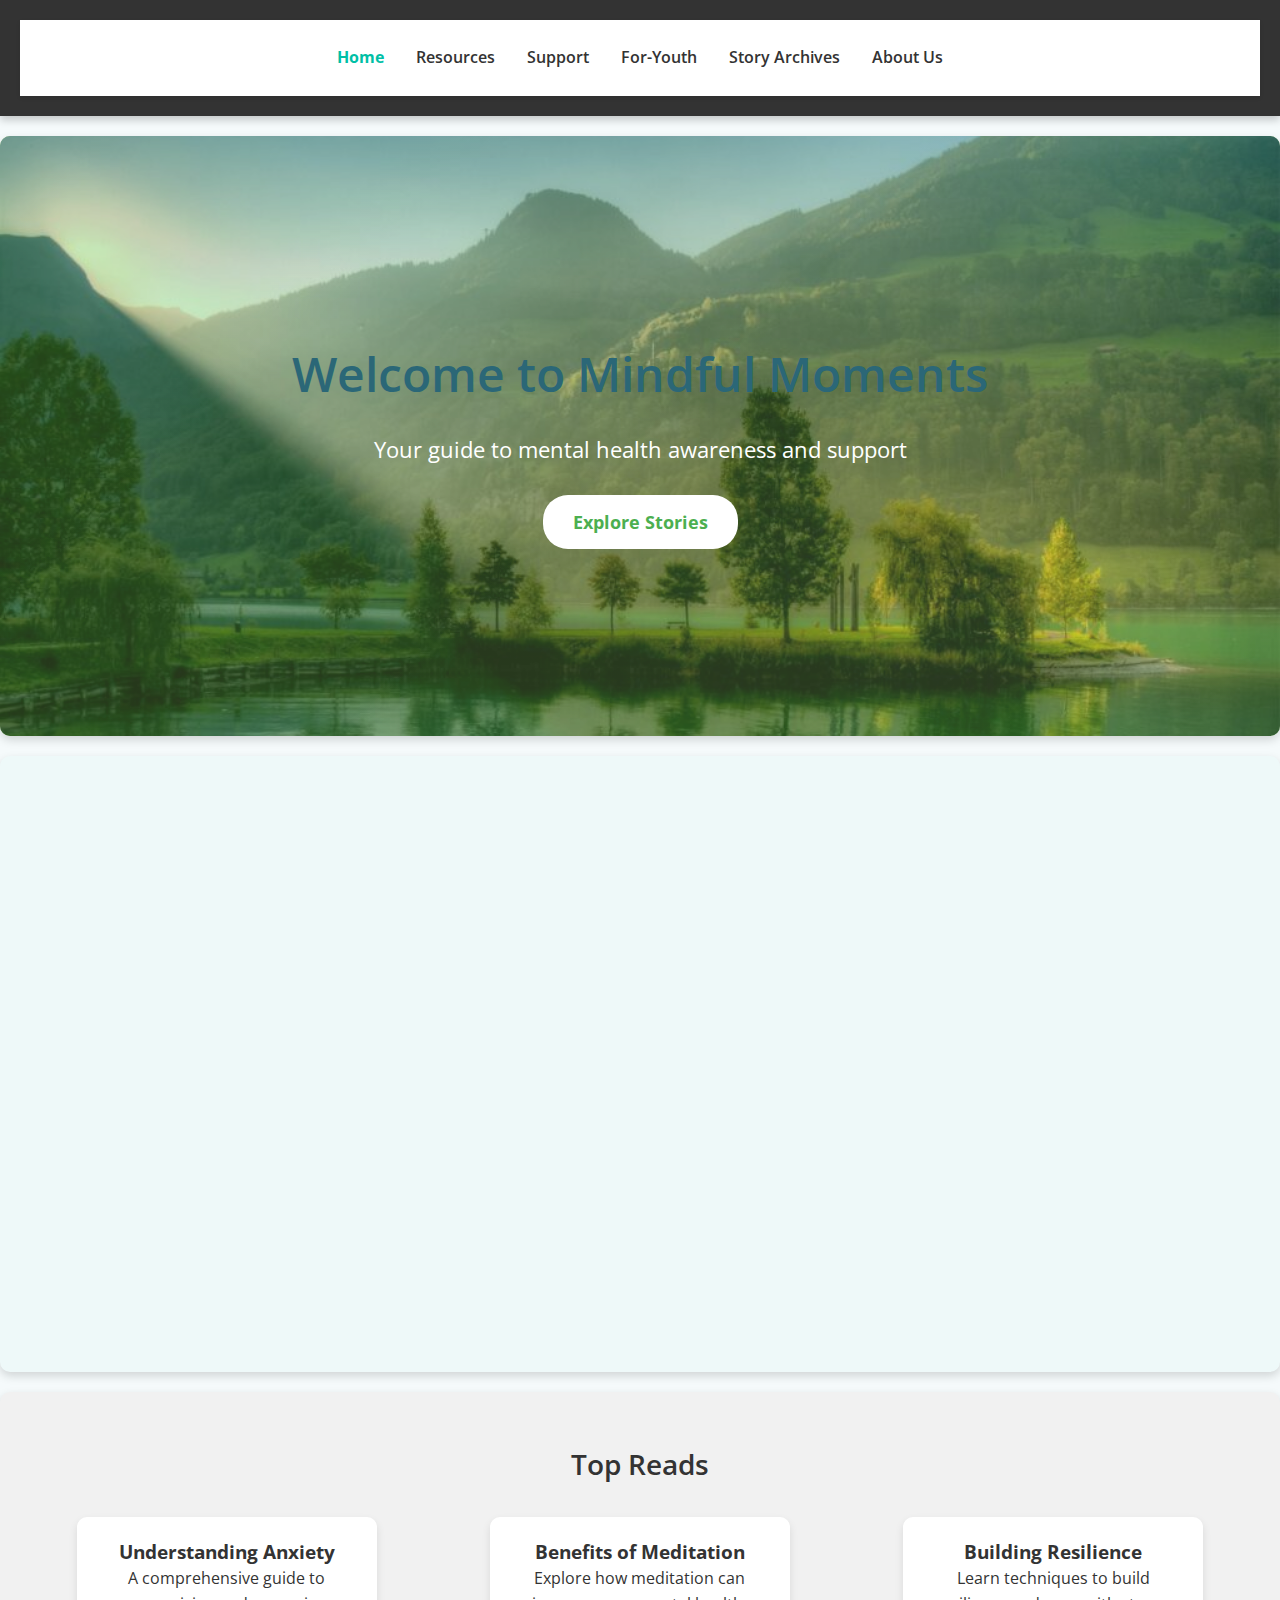
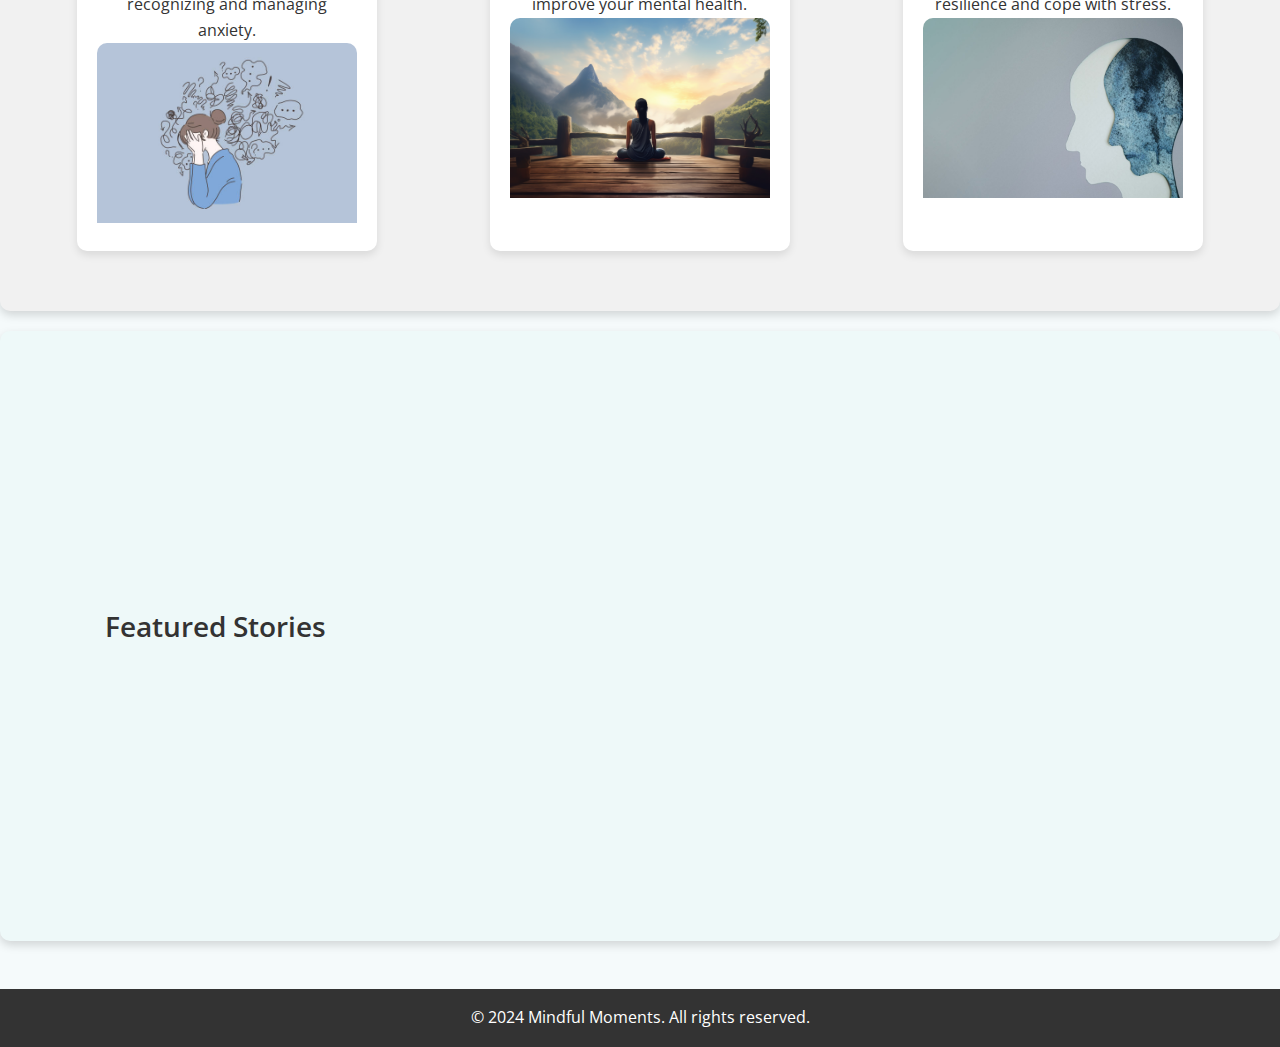
<file: index.html>
<!DOCTYPE html>
<html lang="en">
<head>
  <meta charset="UTF-8">
  <meta name="viewport" content="width=device-width, initial-scale=1.0">
  <title>Mindful Moments - Mental Health Awareness</title>
  <link rel="stylesheet" href="styles.css">
  <link href="https://fonts.googleapis.com/css2?family=Open+Sans:wght@400;600&family=Roboto:wght@500&display=swap" rel="stylesheet">
</head>
<body>  
  <header>
    <nav>
      <ul>
        <li><a href="index.html" class="active">Home</a></li>
        <li><a href="resources.html">Resources</a></li>
        <li><a href="support.html">Support</a></li>
        <li><a href="youth.html">For-Youth</a></li>
        <li><a href="story-archives.html">Story Archives</a></li>
        <li><a href="about-us.html">About Us</a></li>


      </ul>
    </nav>
  </header>

  <section class="hero">
    <div class="hero-content">
      <h1>Welcome to Mindful Moments</h1>
      <p>Your guide to mental health awareness and support</p>
      <a href="story-archives.html" class="cta-button">Explore Stories</a>
    </div>
    <img src="images/nature.jpg" alt="Peaceful Nature" class="hero-image">
  </section>

  <section class="features">
    <a href="resources.html" class="feature-link">
      <div class="feature fade-in">
        <img src="images/resources.png" alt="Mental Health Resources" class="feature-image">
        <h2>Access Mental Health Resources</h2>
        <p>Find trusted articles, videos, and support systems to help you through difficult times.</p>
      </div>
    </a>
  
    <a href="community.html" class="feature-link">
      <div class="feature fade-in">
        <img src="images/community.png" alt="Supportive Community" class="feature-image">
        <h2>Join a Supportive Community</h2>
        <p>Connect with others and share your journey to better mental health.</p>
      </div>
    </a>
  
    <a href="wellness.html" class="feature-link">
      <div class="feature fade-in">
        <img src="images/wellness.png" alt="Techniques for Wellness" class="feature-image">
        <h2>Learn Techniques for Wellness</h2>
        <p>Discover mindfulness, meditation, and other strategies for mental wellness.</p>
      </div>
    </a>
  </section>

  <section class="top-reads">
    <h2>Top Reads</h2>
    <div class="read-container">
      <a href="https://www.youtube.com/watch?v=UR6ZUJsnV1E" class="read" target="_blank">
        <h3>Understanding Anxiety</h3>
        <p>A comprehensive guide to recognizing and managing anxiety.</p>
        <img src="images/anxiety2.jpg" alt="Understanding Anxiety" class="read-image">
      </a>
      <a href="https://www.youtube.com/watch?v=EBmesqJZGyE" class="read" target="_blank">
        <h3>Benefits of Meditation</h3>
        <p>Explore how meditation can improve your mental health.</p>
        <img src="images/meditation.jpg" alt="Benefits of Meditation" class="read-image">
      </a>
      <a href="https://www.apa.org/topics/resilience/building-your-resilience" class="read" target="_blank">
        <h3>Building Resilience</h3>
        <p>Learn techniques to build resilience and cope with stress.</p>
        <img src="images/healing.jpg" alt="Building Resilience" class="read-image">
      </a>
    </div>
  </section>

  <section class="featured-stories">
    <h2>Featured Stories</h2>
    <div class="story-container">
      <a href="https://www.shatterproof.org/blog/my-journey-recovery-transformation" class="story" target="_blank">
        <h3>Journey to Recovery</h3>
        <p>Follow one person's path to overcoming mental health challenges.</p>
        <img src="images/recovery.jpg" alt="Journey to Recovery" class="story-image">
      </a>
      <a href="https://rockingmentalhealththeblog.com/" class="story" target="_blank">
        <h3>Finding Hope</h3>
        <p>Discover how hope can change lives and improve mental health.</p>
        <img src="images/nevergiveup.jpg" alt="Finding Hope" class="story-image">
      </a>
    </div>
  </section> 

  <footer>
    <p>© 2024 Mindful Moments. All rights reserved.</p>
  </footer>

  <script src="scripts.js"></script>
</body>
</html>
</file>
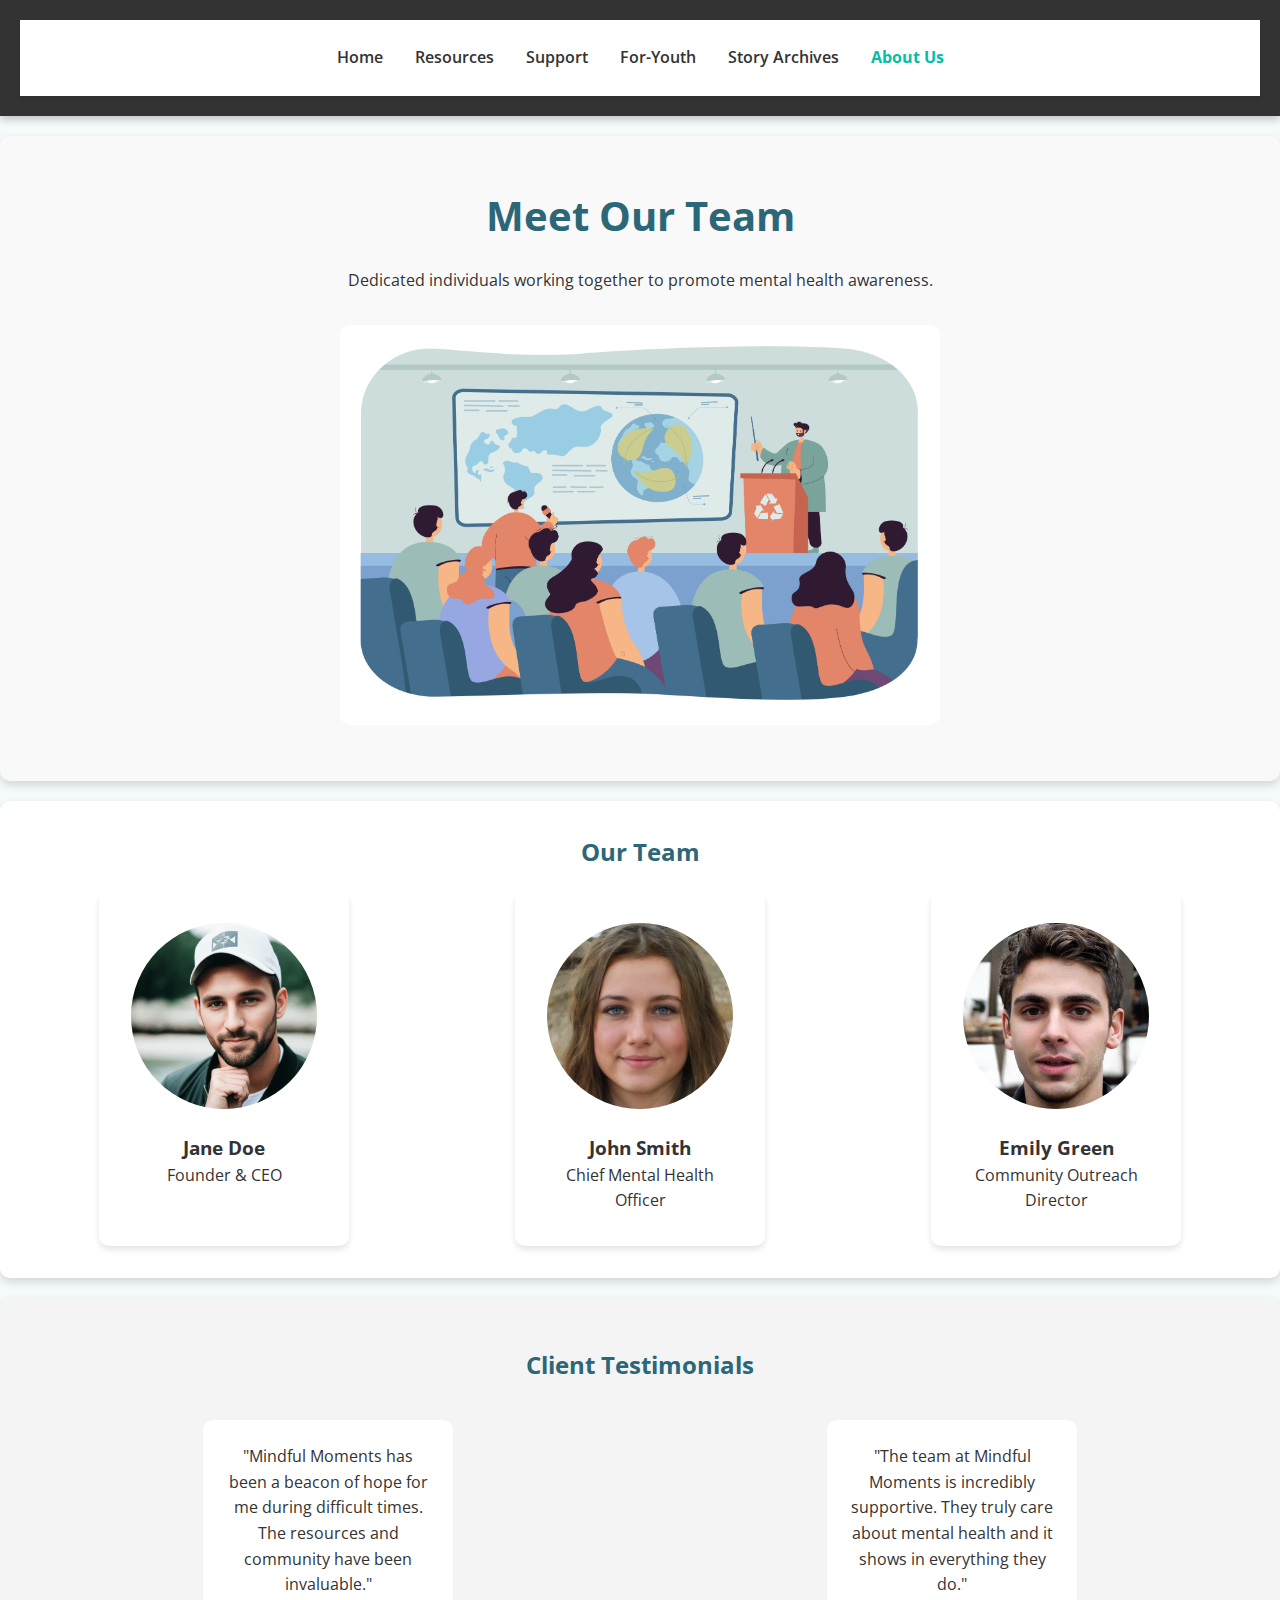
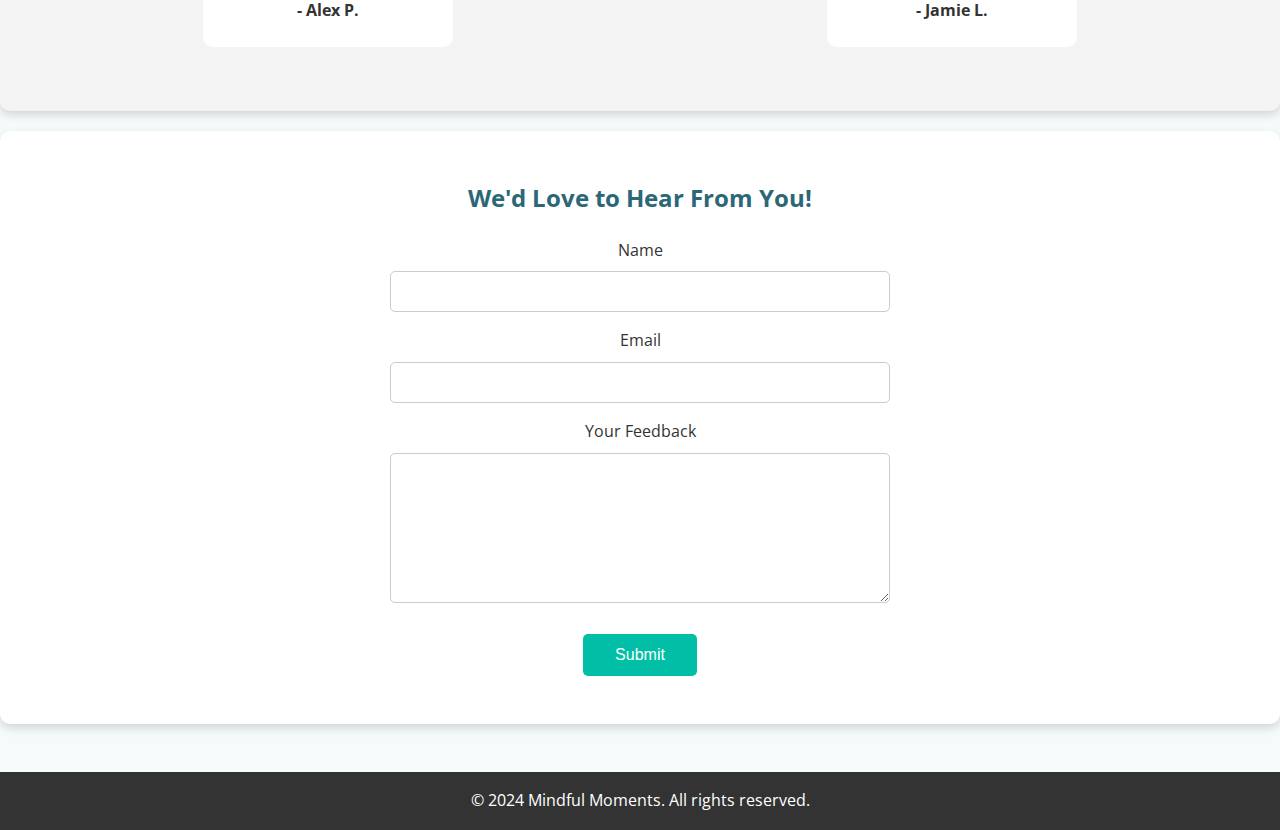
<file: about-us.html>
<!DOCTYPE html>
<html lang="en">
<head>
  <meta charset="UTF-8">
  <meta name="viewport" content="width=device-width, initial-scale=1.0">
  <title>About Us - Mindful Moments</title>
  <link rel="stylesheet" href="styles.css">
  <link href="https://fonts.googleapis.com/css2?family=Open+Sans:wght@400;600&family=Roboto:wght@500&display=swap" rel="stylesheet">
</head>
<body>  
  <!-- Header Section -->
  <header>
    <nav>
      <ul>
        <li><a href="index.html" >Home</a></li>
        <li><a href="resources.html">Resources</a></li>
        <li><a href="support.html">Support</a></li>
        <li><a href="youth.html">For-Youth</a></li>
        <li><a href="story-archives.html">Story Archives</a></li>
        <li><a href="about-us.html" class="active">About Us</a></li>
      </ul>
    </nav>
  </header>

  <!-- Meet Our Team Section -->
  <section class="meet-our-team">
    <div class="team-intro">
      <h1>Meet Our Team</h1>
      <p>Dedicated individuals working together to promote mental health awareness.</p>
    </div>
    <div class="team-group">
      <img src="images/bg-hero.jpg" alt="Our Team" class="team-group-image">
    </div>
  </section>

  <!-- Team Members Section -->
  <section class="team-members">
    <h2>Our Team</h2>
    <div class="member-cards">
      <div class="card">
        <img src="images/person1.png" alt="Team Member 1" class="member-image">
        <h3>Jane Doe</h3>
        <p>Founder &amp; CEO</p>
      </div>
      <div class="card">
        <img src="images/person2.jpeg" alt="Team Member 2" class="member-image">
        <h3>John Smith</h3>
        <p>Chief Mental Health Officer</p>
      </div>
      <div class="card">
        <img src="images/person3.jpg" alt="Team Member 3" class="member-image">
        <h3>Emily Green</h3>
        <p>Community Outreach Director</p>
      </div>
    </div>
  </section>

  <!-- Client Testimonials Section -->
  <section class="client-testimonials">
    <h2>Client Testimonials</h2>
    <div class="testimonials">
      <div class="testimonial fade-in">
        <p>"Mindful Moments has been a beacon of hope for me during difficult times. The resources and community have been invaluable."</p>
        <h4>- Alex P.</h4>
      </div>
      <div class="testimonial fade-in">
        <p>"The team at Mindful Moments is incredibly supportive. They truly care about mental health and it shows in everything they do."</p>
        <h4>- Jamie L.</h4>
      </div>
    </div>
  </section>

  <!-- Feedback Form Section -->
  <section class="feedback-form">
    <h2>We'd Love to Hear From You!</h2>
    <form id="feedback-form">
      <label for="name">Name</label>
      <input type="text" id="name" name="name" required>

      <label for="email">Email</label>
      <input type="email" id="email" name="email" required>

      <label for="message">Your Feedback</label>
      <textarea id="message" name="message" required></textarea>

      <button type="submit" class="submit-button">Submit</button>
    </form>
  </section>

  <!-- Footer Section -->
  <footer>
    <p>© 2024 Mindful Moments. All rights reserved.</p>
  </footer>

  <script src="scripts.js"></script>
</body>
</html>
</file>
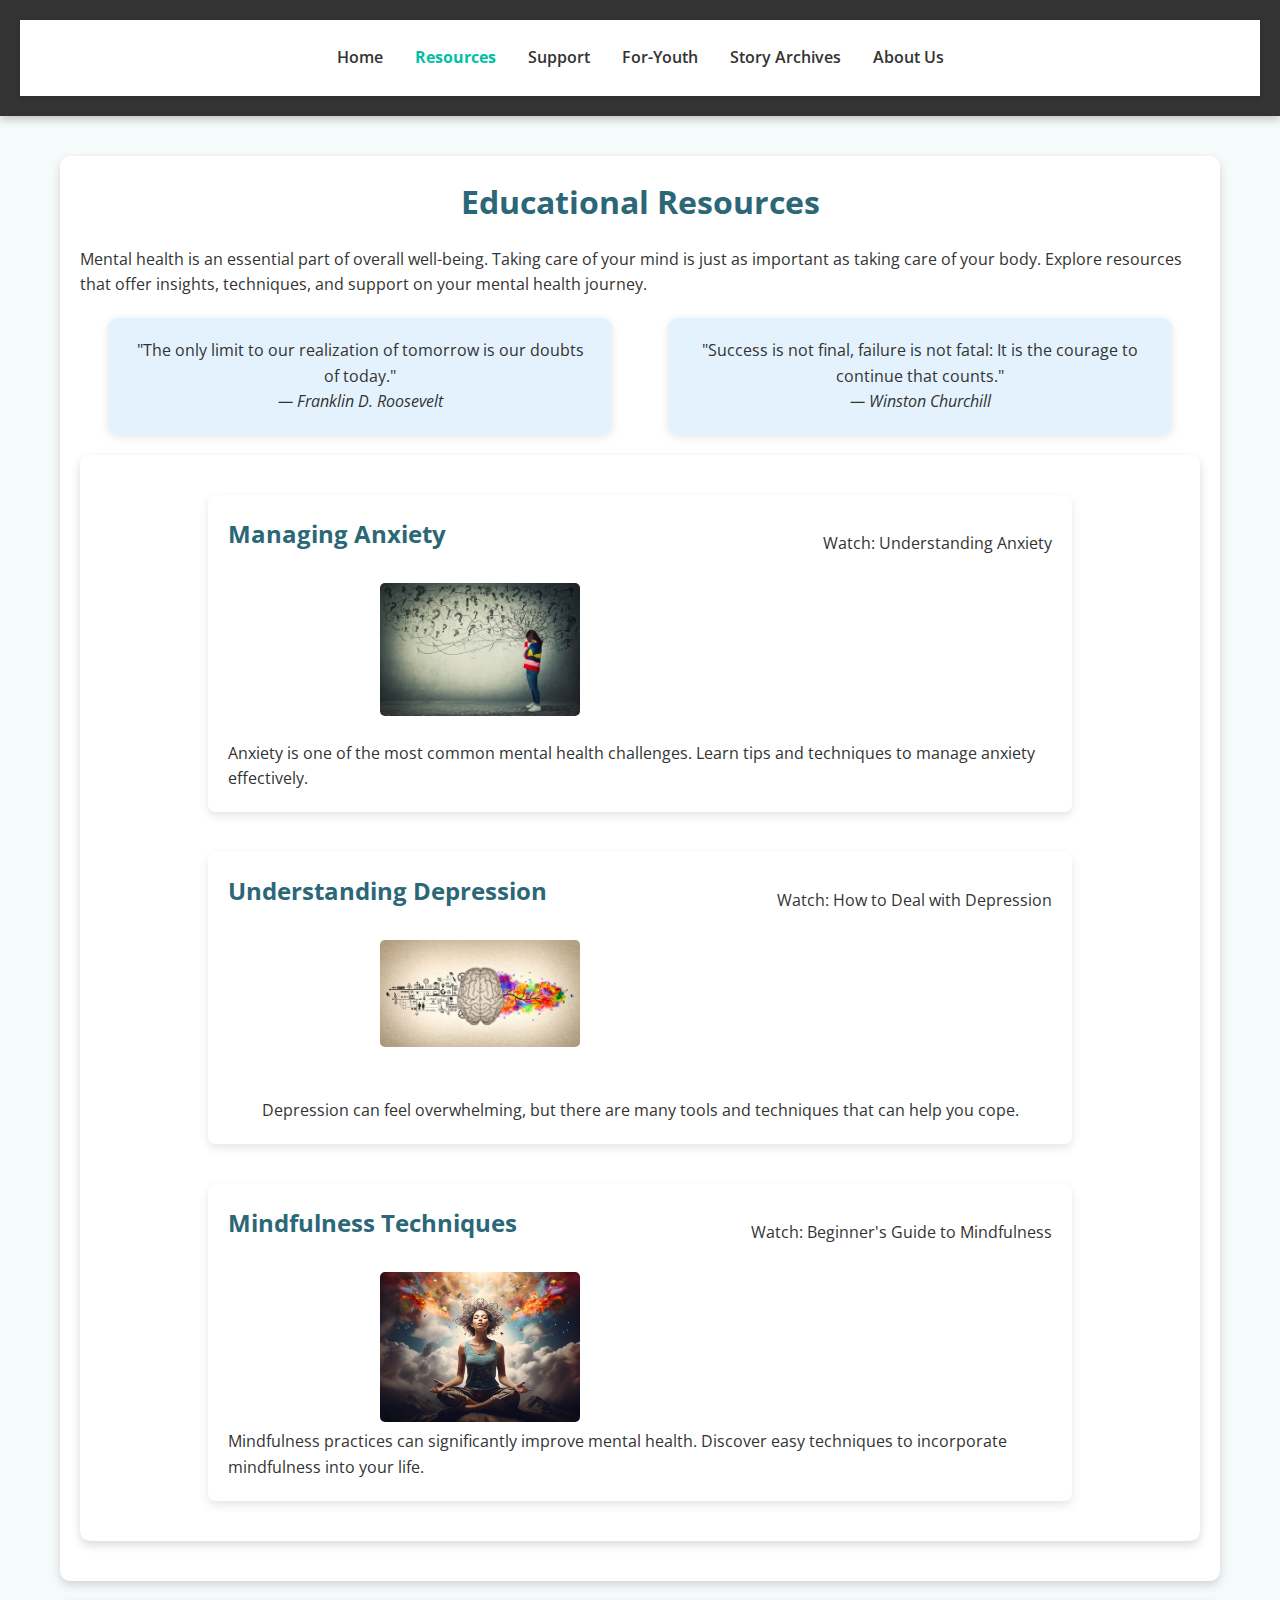
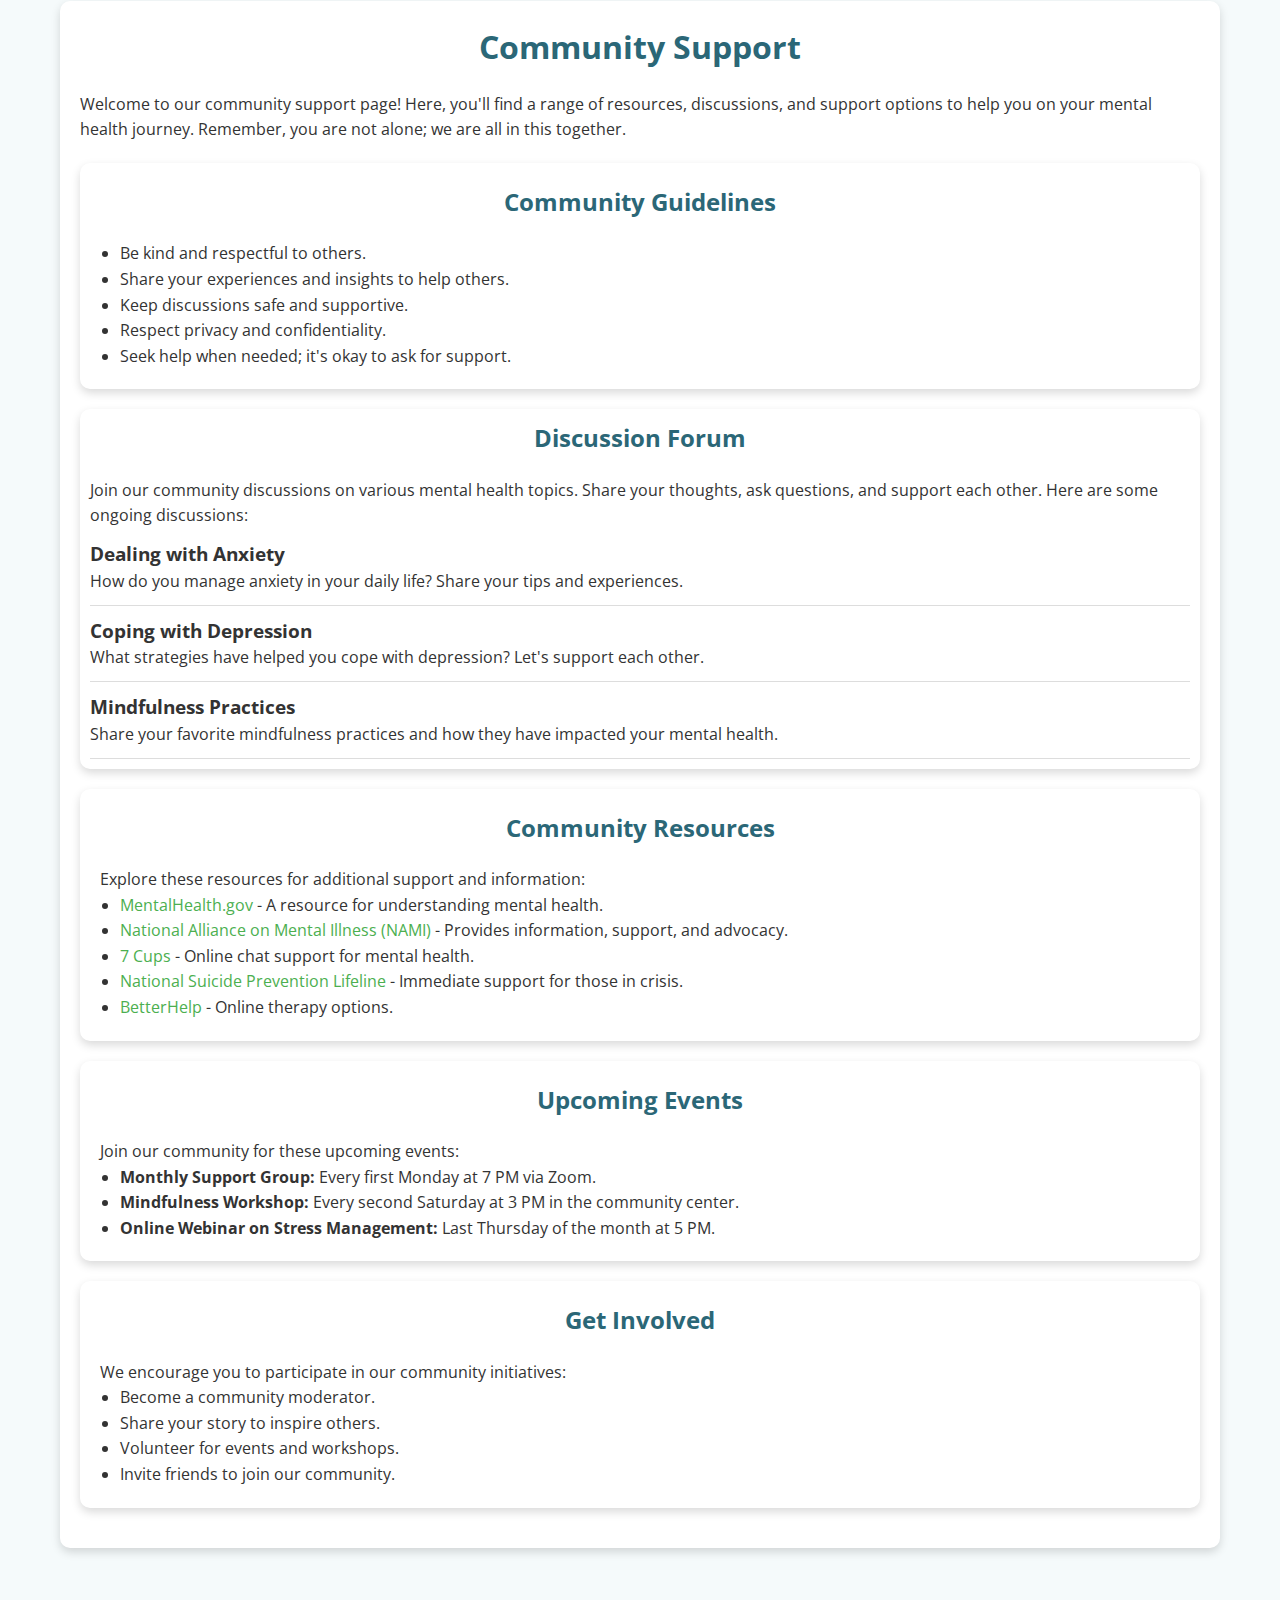
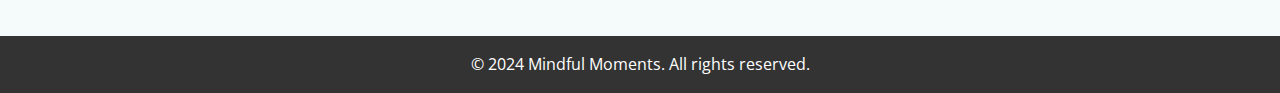
<file: resources.html>
<!DOCTYPE html>
<html lang="en">

<head>
    <meta charset="UTF-8">
    <meta name="viewport" content="width=device-width, initial-scale=1.0">
    <title>Mindful Moments - Resources & Community</title>
    <link rel="stylesheet" href="styles.css">
    <link href="https://fonts.googleapis.com/css2?family=Open+Sans:wght@400;600&family=Roboto:wght@500&family=Dancing+Script:wght@700&display=swap" rel="stylesheet">
</head>

<body>
    <header>
        <nav>
            <ul>
                <li><a href="index.html" >Home</a></li>
                <li><a href="resources.html" class="active">Resources</a></li>
                <li><a href="support.html">Support</a></li>
                <li><a href="youth.html">For-Youth</a></li>
                <li><a href="story-archives.html">Story Archives</a></li>
                <li><a href="about-us.html">About Us</a></li>
            </ul>
        </nav>
    </header>

    <main class="content">

        <!-- Resources Section -->
        <section id="resources-section" class="section">
            <h1>Educational Resources</h1>
            <p>Mental health is an essential part of overall well-being. Taking care of your mind is just as important as taking care of your body. Explore resources that offer insights, techniques, and support on your mental health journey.</p>

            <!-- Quote Section -->
            <div id="quote-section" class="quote-section">
                <div class="quote-box">
                    <p>"The only limit to our realization of tomorrow is our doubts of today."</p>
                    <cite>— Franklin D. Roosevelt</cite>
                </div>
                <div class="quote-box">
                    <p>"Success is not final, failure is not fatal: It is the courage to continue that counts."</p>
                    <cite>— Winston Churchill</cite>
                </div>
            </div>

            <!-- Resource Sections -->
            <section class="resources">
                <!-- Managing Anxiety Section -->
                <div class="resource-section fade-in">
                    <div class="title">
                        <h2>Managing Anxiety</h2>
                        <span>Watch: Understanding Anxiety</span>
                    </div>
                    <div class="resource-content">
                        <div class="media-container">
                            <img src="images/anxiety.jpg" alt="Anxiety" class="resource-image">
                            <div class="video-container">
                                <iframe class="resource-video" src="https://www.youtube.com/embed/whrN7ujh3Yk" title="YouTube video on Anxiety" frameborder="0" allowfullscreen></iframe>
                            </div>
                        </div>
                        <p>Anxiety is one of the most common mental health challenges. Learn tips and techniques to manage anxiety effectively.</p>
                    </div>
                </div>

                <!-- Understanding Depression Section -->
                <div class="resource-section fade-in">
                    <div class="title">
                        <h2>Understanding Depression</h2>
                        <span>Watch: How to Deal with Depression</span>
                    </div>
                    <div class="resource-content">
                        <div class="media-container">
                            <img src="images/depression.jpg" alt="Depression" class="resource-image">
                            <div class="video-container">
                                <iframe class="resource-video" src="https://www.youtube.com/embed/yhMGs-ILnIk" title="YouTube video on Depression" frameborder="0" allowfullscreen></iframe>
                            </div>
                        </div>
                        <p>Depression can feel overwhelming, but there are many tools and techniques that can help you cope.</p>
                    </div>
                </div>

                <!-- Mindfulness Techniques Section -->
                <div class="resource-section fade-in">
                    <div class="title">
                        <h2>Mindfulness Techniques</h2>
                        <span>Watch: Beginner's Guide to Mindfulness</span>
                    </div>
                    <div class="resource-content">
                        <div class="media-container">
                            <img src="images/mindfullness.jpg" alt="Mindfulness" class="resource-image">
                            <div class="video-container">
                                <iframe class="resource-video" src="https://www.youtube.com/embed/fcRANlaqf9c" title="YouTube video on Mindfulness" frameborder="0" allowfullscreen></iframe>
                            </div>
                        </div>
                        <p>Mindfulness practices can significantly improve mental health. Discover easy techniques to incorporate mindfulness into your life.</p>
                    </div>
                </div>
            </section>
        </section>

        <!-- Community Section -->
        <section id="community-section" class="section">
            <h1>Community Support</h1>
            <p>Welcome to our community support page! Here, you'll find a range of resources, discussions, and support options to help you on your mental health journey. Remember, you are not alone; we are all in this together.</p>

            <!-- Community Guidelines Section -->
            <section class="community-guidelines">
                <h2>Community Guidelines</h2>
                <ul>
                    <li>Be kind and respectful to others.</li>
                    <li>Share your experiences and insights to help others.</li>
                    <li>Keep discussions safe and supportive.</li>
                    <li>Respect privacy and confidentiality.</li>
                    <li>Seek help when needed; it's okay to ask for support.</li>
                </ul>
            </section>

            <!-- Discussion Forum Section -->
            <section class="discussion-forum">
                <h2>Discussion Forum</h2>
                <p>Join our community discussions on various mental health topics. Share your thoughts, ask questions, and support each other. Here are some ongoing discussions:</p>
                <div class="forum-post">
                    <h3>Dealing with Anxiety</h3>
                    <p>How do you manage anxiety in your daily life? Share your tips and experiences.</p>
                </div>
                <div class="forum-post">
                    <h3>Coping with Depression</h3>
                    <p>What strategies have helped you cope with depression? Let's support each other.</p>
                </div>
                <div class="forum-post">
                    <h3>Mindfulness Practices</h3>
                    <p>Share your favorite mindfulness practices and how they have impacted your mental health.</p>
                </div>
            </section>

            <!-- Community Resources Section -->
            <section class="community-resources">
                <h2>Community Resources</h2>
                <p>Explore these resources for additional support and information:</p>
                <ul>
                    <li><a href="https://www.mentalhealth.gov/">MentalHealth.gov</a> - A resource for understanding mental health.</li>
                    <li><a href="https://www.nami.org/">National Alliance on Mental Illness (NAMI)</a> - Provides information, support, and advocacy.</li>
                    <li><a href="https://www.7cups.com/">7 Cups</a> - Online chat support for mental health.</li>
                    <li><a href="https://www.suicidepreventionlifeline.org/">National Suicide Prevention Lifeline</a> - Immediate support for those in crisis.</li>
                    <li><a href="https://www.betterhelp.com/">BetterHelp</a> - Online therapy options.</li>
                </ul>
            </section>

            <!-- Events Section -->
            <section class="events">
                <h2>Upcoming Events</h2>
                <p>Join our community for these upcoming events:</p>
                <ul>
                    <li><strong>Monthly Support Group:</strong> Every first Monday at 7 PM via Zoom.</li>
                    <li><strong>Mindfulness Workshop:</strong> Every second Saturday at 3 PM in the community center.</li>
                    <li><strong>Online Webinar on Stress Management:</strong> Last Thursday of the month at 5 PM.</li>
                </ul>
            </section>

            <!-- Get Involved Section -->
            <section class="get-involved">
                <h2>Get Involved</h2>
                <p>We encourage you to participate in our community initiatives:</p>
                <ul>
                    <li>Become a community moderator.</li>
                    <li>Share your story to inspire others.</li>
                    <li>Volunteer for events and workshops.</li>
                    <li>Invite friends to join our community.</li>
                </ul>
            </section>
        </section>
    </main>

    <footer>
        <p>© 2024 Mindful Moments. All rights reserved.</p>
    </footer>

    <script src="scripts.js"></script>
</body>

</html>
</file>
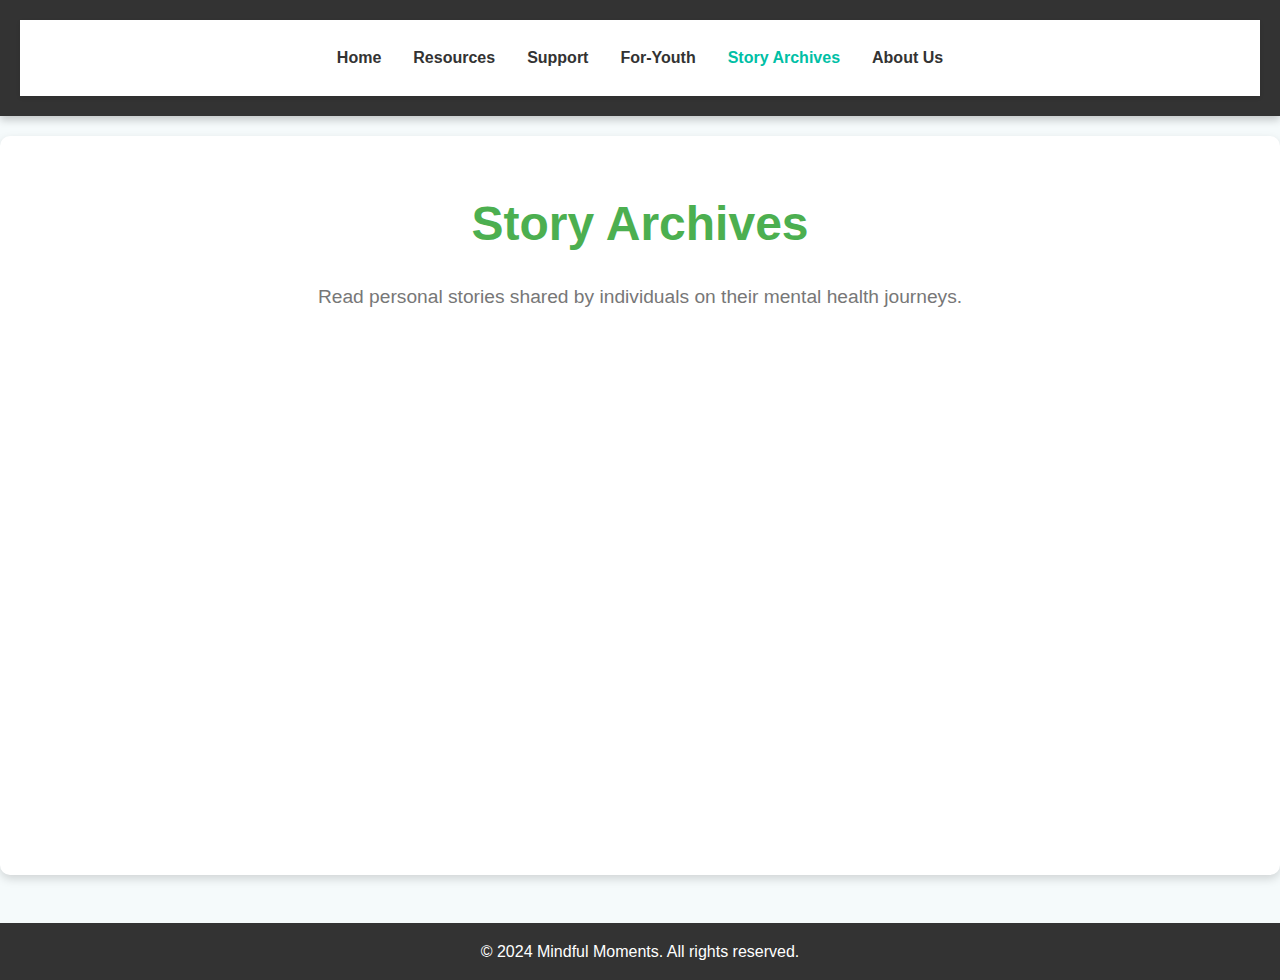
<file: story-archives.html>
<!DOCTYPE html>
<html lang="en">
<head>
  <meta charset="UTF-8">
  <meta name="viewport" content="width=device-width, initial-scale=1.0">
  <title>Story Archives - Mindful Moments</title>
  <link rel="stylesheet" href="styles.css">
</head>
<body>
  <!-- Navbar -->
  <header>
    <nav>
      <ul>
        <li><a href="index.html" >Home</a></li>
        <li><a href="resources.html">Resources</a></li>
        <li><a href="support.html">Support</a></li>
        <li><a href="youth.html">For-Youth</a></li>
        <li><a href="story-archives.html" class="active">Story Archives</a></li>
        <li><a href="about-us.html">About Us</a></li>

      </ul>
    </nav>
  </header>

  <!-- Story Archives Section -->
  <section class="story-archives">
    <div class="header">
      <h1>Story Archives</h1>
      <p>Read personal stories shared by individuals on their mental health journeys.</p>
    </div>
    <div class="stories-container">
      <div class="story">
        <img src="images/story1.jpg" alt="Story 1">
        <h2>Healing After Trauma</h2>
        <p>An inspiring story of recovery and resilience after facing trauma.</p>
        <a href="https://www.youtube.com/watch?v=4e7uobXp9z0" class="read-more" target="_blank">Read More</a>
      </div>
      <div class="story">
        <img src="images/story2.jpg" alt="Story 2">
        <h2>Coping with Anxiety</h2>
        <p>A personal account of managing anxiety and finding inner peace.</p>
        <a href="https://www.youtube.com/watch?v=K1deLdDENAI" class="read-more" target="_blank">Read More</a>
      </div>
      <div class="story">
        <img src="images/story3.jpg" alt="Story 3">
        <h2>Overcoming Depression</h2>
        <p>How seeking help transformed a life affected by depression.</p>
        <a href="https://www.youtube.com/watch?v=uyrKQAmGDts" class="read-more"  target="_blank">Read More</a>
      </div>
    </div>
  </section>

  <footer>
    <p>© 2024 Mindful Moments. All rights reserved.</p>
  </footer>

  <script src="scripts.js"></script>
</body>
</html>
</file>
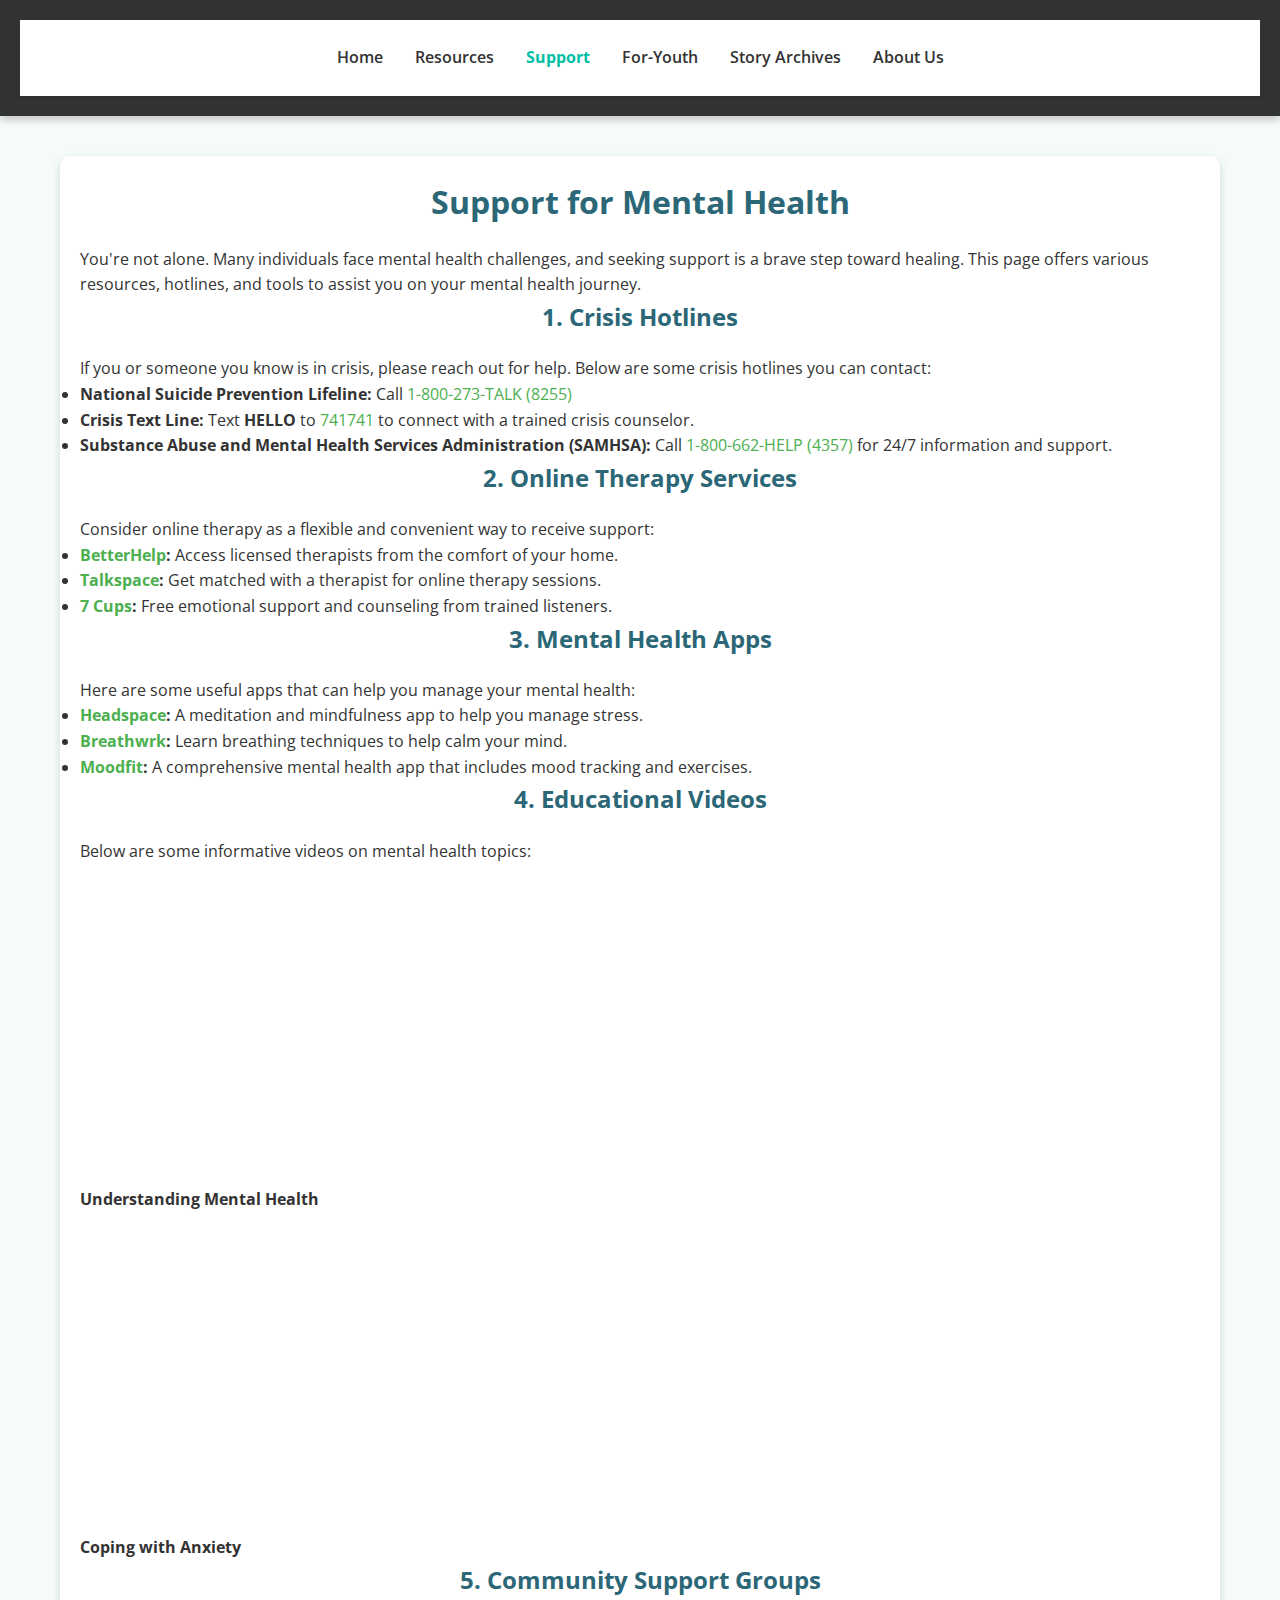
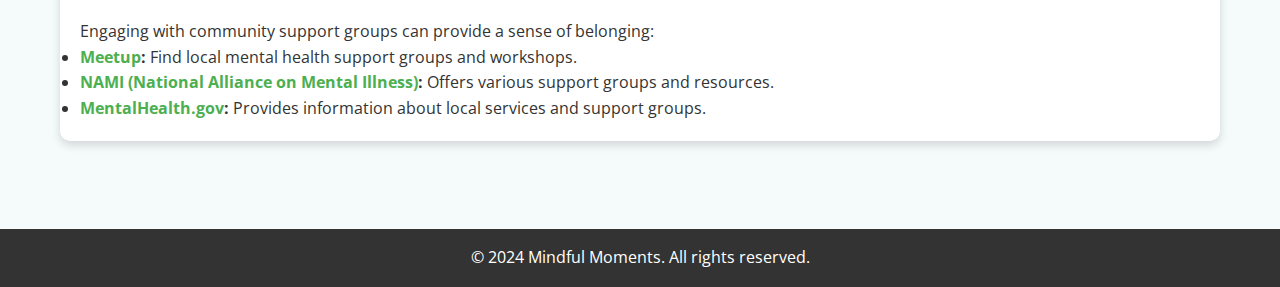
<file: support.html>
<!DOCTYPE html>
<html lang="en">
<head>
  <meta charset="UTF-8">
  <meta name="viewport" content="width=device-width, initial-scale=1.0">
  <title>Mindful Moments - Support</title>
  <link rel="stylesheet" href="styles.css">
  <link href="https://fonts.googleapis.com/css2?family=Open+Sans:wght@400;600&family=Roboto:wght@500&family=Dancing+Script:wght@700&display=swap" rel="stylesheet">
</head>
<body>
  <header>
    <nav>
      <ul>
        <li><a href="index.html" >Home</a></li>
        <li><a href="resources.html">Resources</a></li>
        <li><a href="support.html" class="active">Support</a></li>
        <li><a href="youth.html">For-Youth</a></li>
        <li><a href="story-archives.html">Story Archives</a></li>
        <li><a href="about-us.html">About Us</a></li>

      </ul>
    </nav>
  </header>

  <main>
    <section class="content">
      <h1>Support for Mental Health</h1>
      <p>You're not alone. Many individuals face mental health challenges, and seeking support is a brave step toward healing. This page offers various resources, hotlines, and tools to assist you on your mental health journey.</p>

      <div class="support-section">
        <h2>1. Crisis Hotlines</h2>
        <p>If you or someone you know is in crisis, please reach out for help. Below are some crisis hotlines you can contact:</p>
        <ul>
          <li><strong>National Suicide Prevention Lifeline:</strong> Call <a href="tel:1-800-273-TALK(8255)">1-800-273-TALK (8255)</a></li>
          <li><strong>Crisis Text Line:</strong> Text <strong>HELLO</strong> to <a href="tel:741741">741741</a> to connect with a trained crisis counselor.</li>
          <li><strong>Substance Abuse and Mental Health Services Administration (SAMHSA):</strong> Call <a href="tel:1-800-662-HELP(4357)">1-800-662-HELP (4357)</a> for 24/7 information and support.</li>
        </ul>
      </div>

      <div class="support-section">
        <h2>2. Online Therapy Services</h2>
        <p>Consider online therapy as a flexible and convenient way to receive support:</p>
        <ul>
          <li><strong><a href="https://www.betterhelp.com/" target="_blank">BetterHelp</a>:</strong> Access licensed therapists from the comfort of your home.</li>
          <li><strong><a href="https://www.talkspace.com/" target="_blank">Talkspace</a>:</strong> Get matched with a therapist for online therapy sessions.</li>
          <li><strong><a href="https://www.7cups.com/" target="_blank">7 Cups</a>:</strong> Free emotional support and counseling from trained listeners.</li>
        </ul>
      </div>

      <div class="support-section">
        <h2>3. Mental Health Apps</h2>
        <p>Here are some useful apps that can help you manage your mental health:</p>
        <ul>
          <li><strong><a href="https://www.headspace.com/" target="_blank">Headspace</a>:</strong> A meditation and mindfulness app to help you manage stress.</li>
          <li><strong><a href="https://www.breathwrk.com/" target="_blank">Breathwrk</a>:</strong> Learn breathing techniques to help calm your mind.</li>
          <li><strong><a href="https://www.moodfitapp.com/" target="_blank">Moodfit</a>:</strong> A comprehensive mental health app that includes mood tracking and exercises.</li>
        </ul>
      </div>

      <div class="support-section">
        <h2>4. Educational Videos</h2>
        <p>Below are some informative videos on mental health topics:</p>
        <div class="video-container">
          <iframe width="560" height="315" src="https://www.youtube.com/embed/e__NxBJ23Dk" title="Understanding Mental Health" frameborder="0" allowfullscreen></iframe>
          <p><strong>Understanding Mental Health</strong></p>
        </div>
        <div class="video-container">
          <iframe width="560" height="315" src="https://www.youtube.com/embed/aexBCHZxjvw" title="Coping with Anxiety" frameborder="0" allowfullscreen></iframe>
          <p><strong>Coping with Anxiety</strong></p>
        </div>
      </div>

      <div class="support-section">
        <h2>5. Community Support Groups</h2>
        <p>Engaging with community support groups can provide a sense of belonging:</p>
        <ul>
          <li><strong><a href="https://www.meetup.com/" target="_blank">Meetup</a>:</strong> Find local mental health support groups and workshops.</li>
          <li><strong><a href="https://www.nami.org/" target="_blank">NAMI (National Alliance on Mental Illness)</a>:</strong> Offers various support groups and resources.</li>
          <li><strong><a href="https://www.mentalhealth.gov/get-help/community-services" target="_blank">MentalHealth.gov</a>:</strong> Provides information about local services and support groups.</li>
        </ul>
      </div>
    </section>
  </main>

  <footer>
    <p>© 2024 Mindful Moments. All rights reserved.</p>
  </footer>

  <script src="scripts.js"></script>
</body>
</html>
</file>
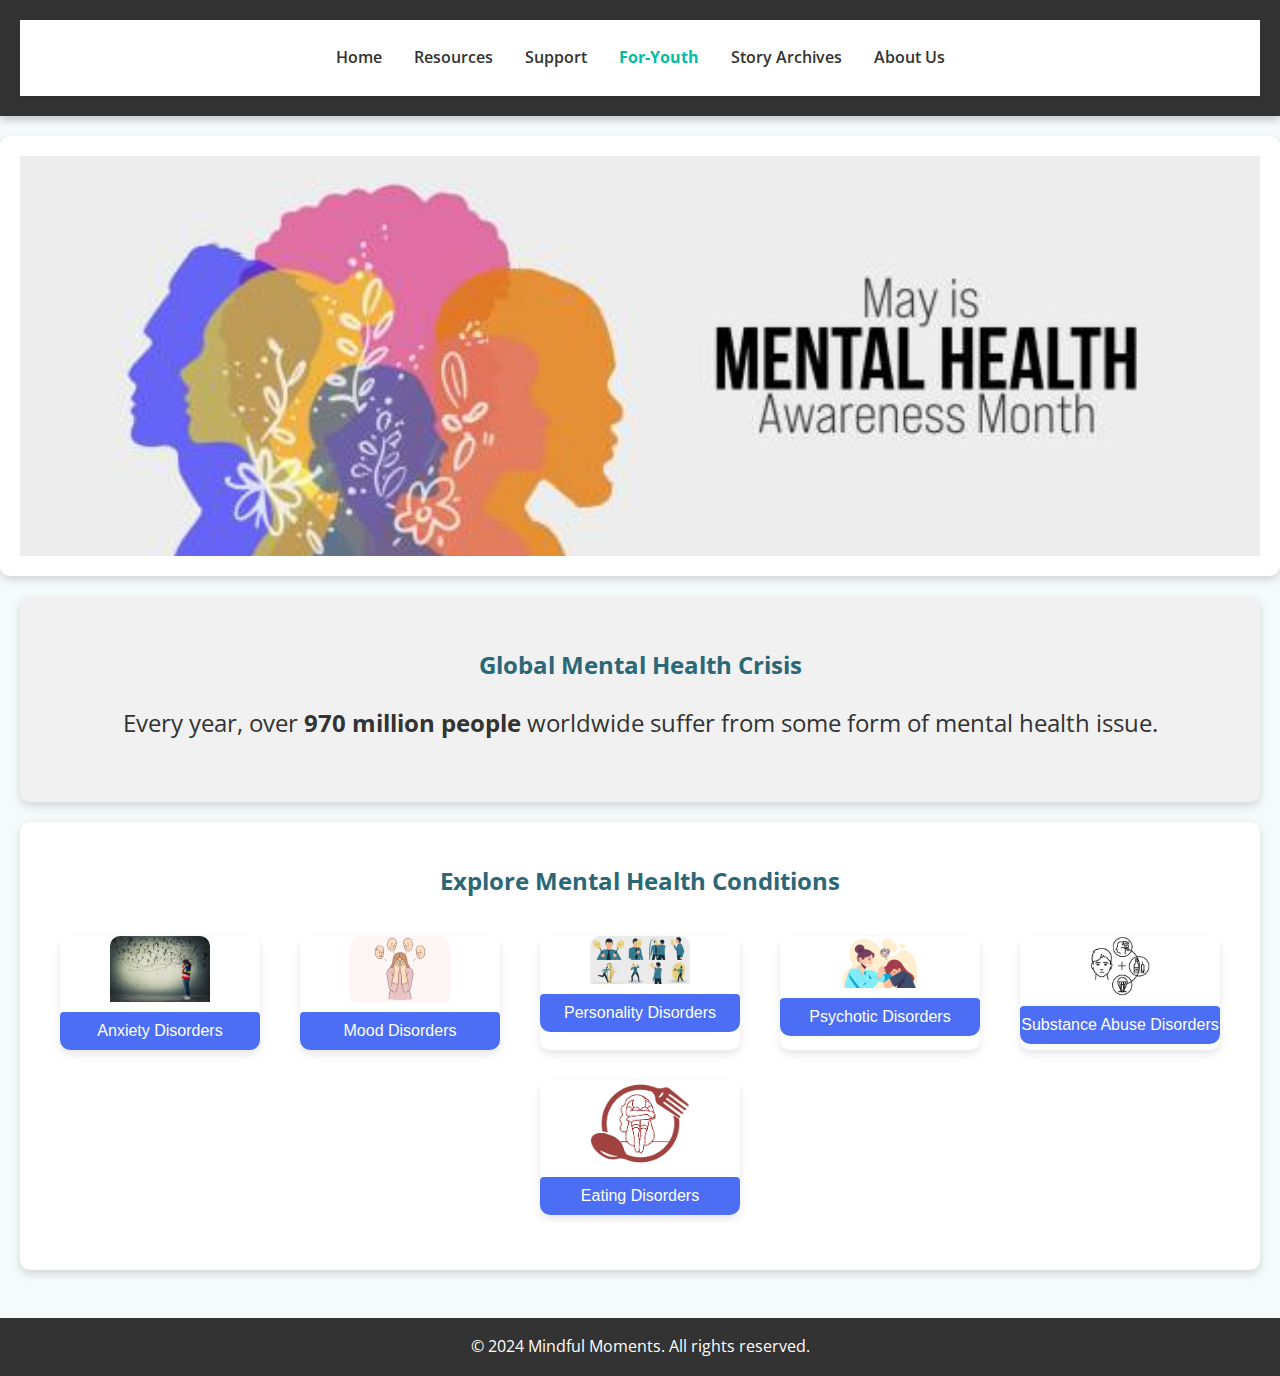
<file: youth.html>
<!DOCTYPE html>
<html lang="en">
<head>
    <meta charset="UTF-8">
    <meta name="viewport" content="width=device-width, initial-scale=1.0">
    <title>Mental Health Conditions - Mindful Moments</title>
    <link rel="stylesheet" href="styles.css">
    <link href="https://fonts.googleapis.com/css2?family=Open+Sans:wght@400;600&family=Roboto:wght@500&display=swap" rel="stylesheet">
</head>
<body>
    <header>
        <nav>
            <ul>
                <li><a href="index.html" >Home</a></li>
                <li><a href="resources.html">Resources</a></li>
                <li><a href="support.html">Support</a></li>
                <li><a href="youth.html" class="active">For-Youth</a></li>
                <li><a href="story-archives.html">Story Archives</a></li>
                <li><a href="about-us.html">About Us</a></li>
            </ul>
        </nav>
    </header>

    <!-- Banner Image -->
    <section class="top-image">
        <div class="image-container">
            <img src="images/banner.jpg" alt="Mental Health Awareness" class="banner-image">
        </div>
    </section>

    <!-- Worldwide Mental Health Statistics -->
    <section class="statistics">
        <h2>Global Mental Health Crisis</h2>
        <p>Every year, over <strong>970 million people</strong> worldwide suffer from some form of mental health issue.</p>
    </section>

    <section class="conditions-list">
        <h2>Explore Mental Health Conditions</h2>
        <div class="conditions-grid">
            <div class="condition" onclick="showPopup('anxiety')">
                <img src="images/anxiety.jpg" alt="Anxiety Disorders">
                <button>Anxiety Disorders</button>
            </div>
            <div class="condition" onclick="showPopup('mood')">
                <img src="images/mood.png" alt="Mood Disorders">
                <button>Mood Disorders</button>
            </div>
            <div class="condition" onclick="showPopup('personality')">
                <img src="images/personality.png" alt="Personality Disorders">
                <button>Personality Disorders</button>
            </div>
            <div class="condition" onclick="showPopup('psychotic')">
                <img src="images/psycotic.jpg" alt="Psychotic Disorders">
                <button>Psychotic Disorders</button>
            </div>
            <div class="condition" onclick="showPopup('substance')">
                <img src="images/substance.png" alt="Substance Abuse Disorders">
                <button>Substance Abuse Disorders</button>
            </div>
            <div class="condition" onclick="showPopup('eating')">
                <img src="images/eatingdisoder.png" alt="Eating Disorders">
                <button>Eating Disorders</button>
            </div>
        </div>
    </section>

    <div id="popup" class="popup hidden">
        <div class="popup-content">
            <span class="close" onclick="closePopup()">&times;</span>
            <div id="popup-text"></div>
        </div>
    </div>

    <footer>
        <p>© 2024 Mindful Moments. All rights reserved.</p>
    </footer>

    <script src="scripts.js"></script>
</body>
</html>
</file>
<file: styles.css>
* {
    margin: 0;
    padding: 0;
    box-sizing: border-box;
  }
/* Combined Global Styles */
body {
    font-family: 'Open Sans', sans-serif;
    margin: 0;
    padding: 0;
    background-color: #f5fafb;
    color: #333;
    line-height: 1.6;
    overflow-x: hidden; 
  }
  /* Combined Header Styles */
  header {
    background-color: #333; /* Default background color */
    color: white;
    padding: 20px; /* Unified padding for better layout */
    box-shadow: 0 4px 8px rgba(0, 0, 0, 0.2); /* Added box-shadow for depth */
  }
  
  header.alt-bg {
    background-color: #4CAF50; /* Optional green background for variation */
  }
  
  header.light-bg {
    background-color: #f8f9fa; /* Optional light background for another variation */
    color: #333; /* Adjust text color for contrast */
  }
  
  
  h1, h2 {
    color: #2b6777; /* Calm green color */
    text-align: center; /* Center align headings */
    margin-bottom: 20px; /* Space below headings */
  }
  main {
    padding: 20px;
    max-width: 1200px; /* Maximum width for main content */
    margin: auto; /* Center the content */
  }
  
  /* General Link Styling */
  a {
    color: #4CAF50;
    text-decoration: none; /* Remove underline */
    transition: color 0.3s; /* Animation for link hover */
  }
  
  a:hover {
    color: #2b6777; /* Darker green on hover */
  }
  
  
  
  /* Combined Navigation Styles */
  nav {
    background-color: #ffffff; /* Unified background color */
    padding: 15px;
    text-align: center;
    box-shadow: 0 2px 4px rgba(0, 0, 0, 0.1); /* Add shadow for depth */
  }
  
  nav ul {
    list-style: none;
    padding: 10px 20px; /* Added padding for spacing */
    margin: 0;
    display: flex;
    justify-content: center;
  }
  
  nav ul li {
    margin: 0 1rem; /* Consistent spacing between nav items */
    display: inline; /* Inline items for horizontal alignment */
  }
  
  nav ul li a {
    text-decoration: none;
    font-weight: 600; /* Bolder font */
    color: #333; /* Default link color */
    transition: color 0.3s ease; /* Smooth transition */
  }
  
  nav ul li a:hover, nav ul li a.active {
    color: #00bfa6; /* Color for hover and active links */
  }
  
  nav ul li a:hover {
    color: #ffeb3b; /* Optional hover color override */
  }
  
  nav ul li a.active {
    font-weight: bold; /* Highlight active page */
  }



  footer {
    background-color: #333;
    color: white;
    text-align: center;
    padding: 1rem;
    margin-top: 3rem;
  }
  



  /* Combined Hero Section */
.hero {
    background: linear-gradient(135deg, #76b852, #8DC26F);
    color: white;
    text-align: center;
    padding: 100px 20px;
    position: relative;
    overflow: hidden;
    animation: fadeInSlide 1.5s ease-out;
  }
  
  .hero-content {
    position: relative;
    z-index: 1;
    padding: 100px 0;
  }
  
  .hero h1 {
    font-size: 48px;
    margin-bottom: 20px;
    font-weight: 600;
    animation: slideInLeft 2s ease-out;
  }
  
  .hero p {
    font-size: 22px;
    margin: 10px 0 40px;
    animation: slideInRight 2s ease-out;
  }
  
  .cta-button {
    background-color: #fff;
    color: #4CAF50;
    padding: 15px 30px;
    font-size: 18px;
    border-radius: 25px;
    text-decoration: none;
    font-weight: bold;
    transition: background-color 0.3s, transform 0.3s;
  }
  
  .cta-button:hover {
    background-color: #ffeb3b;
    transform: scale(1.1);
  }
  
  .cta-button:focus,
  .cta-button:hover {
    background-color: #429d89;
    transform: scale(1.1);
  }
  
  .hero-image {
    position: absolute;
    top: 0;
    left: 0;
    width: 100%;
    height: 100%;
    object-fit: cover;
    z-index: 0;
    opacity: 0.7;
  }
  
  
/* Popup */
.popup {
    position: fixed;
    top: 0;
    left: 0;
    width: 100%;
    height: 100%;
    background-color: rgba(0, 0, 0, 0.5);
    display: flex;
    justify-content: center;
    align-items: center;
  }
  
  .popup-content {
    background-color: white;
    padding: 20px;
    width: 80%;
    max-width: 600px;
    border-radius: 10px;
    position: relative;
    overflow-y: auto;
    max-height: 90%;
  }
  
  .popup.hidden {
    display: none;
  }
  
  .close {
    position: absolute;
    top: 10px;
    right: 20px;
    font-size: 1.5rem;
    cursor: pointer;
  }
  
  .popup {
    display: none; /* Keep the popup hidden by default */
  }
  
  .popup.hidden {
    display: none; /* Ensures hidden state works */
  }
  
  .popup-content {
    background: white;
    border: 1px solid #ccc; /* Optional: add border */
    padding: 20px; /* Add padding for content */
    position: fixed;
    top: 50%;
    left: 50%;
    transform: translate(-50%, -50%); /* Center the popup */
    z-index: 1000; /* Ensure it appears above other content */
    box-shadow: 0 4px 8px rgba(0, 0, 0, 0.2); /* Add shadow for depth */
    width: 90%; /* Responsive width */
    max-width: 600px; /* Max width for larger screens */
  }
  
  .close {
    cursor: pointer; /* Change cursor to pointer for close button */
    font-size: 24px; /* Increase close button size */
    position: absolute;
    top: 10px;
    right: 10px;
  }
  
  /* Add this CSS to your existing styles.css file */
  
  .popup {
    position: fixed;
    top: 0;
    left: 0;
    width: 100%;
    height: 100%;
    background-color: rgba(0, 0, 0, 0.5);
    display: flex;
    align-items: center;
    justify-content: center;
    z-index: 1000;
  }
  
  .popup-content {
    background: white;
    padding: 20px;
    border-radius: 5px;
    max-width: 500px;
    width: 90%;
    box-shadow: 0 2px 10px rgba(0, 0, 0, 0.3);
  }
  
  .hidden {
    display: none;
  }
  
  .close {
    cursor: pointer;
    float: right;
    font-size: 20px;
  }
  
  
    

/* Section Styles */
section {
    background: white;
    border-radius: 10px;
    padding: 20px;
    margin: 20px 0;
    box-shadow: 0 4px 10px rgba(0, 0, 0, 0.15);
    transition: transform 0.3s, box-shadow 0.3s; /* Animation for hover */
  }
  
  section:hover {
    transform: translateY(-5px); /* Lift effect on hover */
    box-shadow: 0 8px 20px rgba(0, 0, 0, 0.3); /* Enhanced shadow on hover */
  }
  
  /* Top Reads Section */
  .top-reads {
    background-color: #f1f1f1; /* Light gray background */
    padding: 50px 20px;
    text-align: center;
  }
  
  .top-reads h2 {
    font-size: 28px;
    margin-bottom: 20px;
    font-weight: 600;
    color: #333;
  }
  
  .read-container {
    display: flex;
    justify-content: space-around;
    flex-wrap: wrap; /* Allows wrapping on smaller screens */
  }
  
  .read {
    background-color: #ffffff; /* White background for each read item */
    border-radius: 10px;
    box-shadow: 0 4px 8px rgba(0, 0, 0, 0.1);
    margin: 10px;
    padding: 20px;
    max-width: 300px; /* Limit the width of each read item */
    text-decoration: none;
    color: #333; /* Text color */
    transition: transform 0.3s, box-shadow 0.3s;
  }
  
  .read:hover {
    transform: translateY(-5px); /* Lift effect on hover */
    box-shadow: 0 8px 16px rgba(0, 0, 0, 0.2);
  }
  
  .read-image {
    width: 100%;
    height: 180px;
    object-fit: cover; /* Cover the area without stretching */
    border-radius: 10px 10px 0 0; /* Rounded top corners */
  }
  
  /* Quote Section */
  .quote-section {
    display: flex;
    justify-content: space-around;
    margin: 20px 0;
  }
  
  .quote-box {
    background: #e3f2fd;
    border-radius: 10px;
    padding: 20px;
    max-width: 45%;
    text-align: center;
    box-shadow: 0 2px 10px rgba(0, 0, 0, 0.1);
    transition: transform 0.3s, box-shadow 0.3s;
  }
  
  .quote-box:hover {
    transform: translateY(-5px);
    box-shadow: 0 4px 20px rgba(0, 0, 0, 0.2);
  }
  
  /* Resource Sections */
  .resources {
    display: flex;
    flex-direction: column;
    align-items: center;
  }
  
  .resource-section {
    background: #ffffff;
    border-radius: 8px;
    box-shadow: 0 4px 10px rgba(0, 0, 0, 0.1);
    margin: 20px 0;
    padding: 20px;
    width: 80%;
  }
  
  .title {
    display: flex;
    justify-content: space-between;
    align-items: center;
  }
  
  .resource-content {
    display: flex;
    flex-direction: column;
    align-items: center;
    margin-top: 10px;
  }
  
  .media-container {
    display: flex;
    justify-content: center;
    align-items: flex-start;
    gap: 20px; /* Space between image and video */
  }
  
  .resource-image {
    width: 40%; /* Adjusted image size */
    max-width: 200px; /* Set maximum width */
    height: auto;
    border-radius: 5px;
  }
  
  .video-container {
    width: 60%; /* Video container takes more space */
  }
  
  /* Community Guidelines */
  .community-guidelines ul,
  .community-resources ul,
  .events ul,
  .get-involved ul {
    padding-left: 20px;
  }
  
  /* Discussion Forum */
  .discussion-forum {
    padding: 10px;
  }
  
  .forum-post {
    border-bottom: 1px solid #ddd;
    padding: 10px 0;
    transition: background 0.3s; /* Animation for hover */
  }
  
  .forum-post:hover {
    background: #f0f8ff; /* Light blue background on hover */
  }

  


  /* Story Archives Section */
.story-archives {
    padding: 50px;
    text-align: center;
    background-color: white;
  }
  
  .story-archives h1 {
    font-size: 3em;
    color: #4CAF50;
  }
  
  .story-archives p {
    font-size: 1.2em;
    color: #777;
  }
  
  .stories-container {
    display: flex;
    justify-content: space-around;
    flex-wrap: wrap;
    padding: 20px;
  }
  
  .story {
    background-color: #fff;
    width: 30%;
    margin: 20px;
    padding: 20px;
    border-radius: 10px;
    box-shadow: 0 4px 8px rgba(0, 0, 0, 0.1);
    text-align: center;
    transition: transform 0.3s;
  }
  
  .story img {
    width: 100%;
    border-radius: 10px;
  }
  
  .story h2 {
    font-size: 1.5em;
    color: #4CAF50;
  }
  
  .story p {
    font-size: 1em;
    color: #777;
  }
  
  .read-more {
    display: inline-block;
    margin-top: 10px;
    padding: 10px 20px;
    background-color: #4CAF50;
    color: white;
    border-radius: 5px;
    text-decoration: none;
    transition: background-color 0.3s;
  }
  
  .read-more:hover {
    background-color: #45a049;
  }
  
  .story:hover {
    transform: scale(1.05);
  }
  
  
  
  
  
  
  
  /* Slideshow */
  .slideshow {
    display: flex;
    overflow: hidden;
    width: 100%;
    height: 300px;
    background-color: #f5f5f5;
    position: relative;
  }
  
  .slide {
    min-width: 100%;
    transition: transform 0.5s ease-in-out;
  }
  
  .slide img {
    width: 100%;
    height: 100%;
    object-fit: cover;
  }
  
  .slide p {
    position: absolute;
    bottom: 20px;
    left: 20px;
    font-size: 1.5rem;
    color: white;
    background-color: rgba(0, 0, 0, 0.5);
    padding: 5px 10px;
    border-radius: 5px;
  }
  
  /* Statistics Section */
  .statistics {
    text-align: center;
    padding: 50px 20px;
    background-color: #f1f1f1;
  }
  
  .statistics h2 {
    margin-bottom: 20px; /* Added margin for better spacing */
  }
  
  .statistics p {
    font-size: 1.5rem;
    margin: 10px 0;
  }
  
  /* Conditions */
  .conditions-list {
    display: flex;
    flex-wrap: wrap;
    justify-content: center;
    padding: 40px 20px;
  }
  
  .conditions-list .condition {
    background-color: #ffffff;
    box-shadow: 0 4px 8px rgba(0, 0, 0, 0.1);
    margin: 15px;
    border-radius: 10px;
    text-align: center;
    width: 200px;
    cursor: pointer;
    transition: transform 0.3s ease, box-shadow 0.3s ease; /* Added box-shadow transition */
  }
  
  .conditions-list .condition img {
    width: 100%;
    border-top-left-radius: 10px;
    border-top-right-radius: 10px;
  }
  
  .conditions-list .condition button {
    background-color: #4c6ef5;
    color: white;
    border: none;
    padding: 10px 0;
    width: 100%;
    font-size: 1rem;
    border-bottom-left-radius: 10px;
    border-bottom-right-radius: 10px;
    cursor: pointer;
    transition: background-color 0.3s ease;
  }
  
  .conditions-list .condition button:hover {
    background-color: #ffde59;
  }
  
  .conditions-list .condition:hover {
    transform: scale(1.05);
    box-shadow: 0 8px 16px rgba(0, 0, 0, 0.2); /* Add shadow on hover */
  }
  


  .meet-our-team {
    text-align: center;
    padding: 3rem 0;
    background-color: #f9f9f9;
  }
  
  .team-intro h1 {
    font-size: 2.5rem;
  }
  
  .team-group-image {
    width: 80%;
    max-width: 600px;
    margin-top: 2rem;
    border-radius: 10px;
    transition: transform 0.3s ease;
  }
  
  .team-group-image:hover {
    transform: scale(1.05);
  }
  
  .team-members {
    text-align: center;
    padding: 2rem;
  }
  
  .member-cards {
    display: flex;
    justify-content: space-around;
    flex-wrap: wrap;
    gap: 2rem;
  }
  
  .card {
    background: white;
    padding: 2rem;
    border-radius: 10px;
    width: 250px;
    box-shadow: 0 4px 6px rgba(0, 0, 0, 0.1);
    transition: transform 0.3s ease, box-shadow 0.3s ease;
  }
  
  .card:hover {
    transform: translateY(-10px);
    box-shadow: 0 8px 12px rgba(0, 0, 0, 0.2);
  }
  
  .member-image {
    width: 100%;
    border-radius: 50%;
    margin-bottom: 1rem;
  }
  
  .client-testimonials {
    padding: 3rem 1rem;
    background-color: #f4f4f4;
    text-align: center;
  }
  
  .testimonials {
    display: flex;
    justify-content: space-around;
    flex-wrap: wrap;
  }
  
  .testimonial {
    background: white;
    padding: 1.5rem;
    border-radius: 10px;
    width: 250px;
    margin: 1rem;
    transition: transform 0.3s ease;
  }
  
  .testimonial:hover {
    transform: translateY(-10px);
  }
  
  .feedback-form {
    background-color: #fff;
    padding: 3rem 1rem;
    text-align: center;
  }
  
  .feedback-form form {
    max-width: 500px;
    margin: 0 auto;
  }
  
  .feedback-form label {
    display: block;
    margin-top: 1rem;
  }
  
  .feedback-form input, .feedback-form textarea {
    width: 100%;
    padding: 0.75rem;
    margin-top: 0.5rem;
    border: 1px solid #ccc;
    border-radius: 5px;
  }
  
  .feedback-form textarea {
    min-height: 150px;
  }
  
  .submit-button {
    margin-top: 1.5rem;
    padding: 0.75rem 2rem;
    background-color: #00bfa6;
    color: white;
    border: none;
    border-radius: 5px;
    font-size: 1rem;
    cursor: pointer;
    transition: background-color 0.3s ease;
  }
  
  .submit-button:hover {
    background-color: #008f7a;
  }




  .top-image {
    text-align: center; /* Center the image */
    margin: 20px 0; /* Add margin around the image */
  }
  
  .image-container {
    display: flex;
    justify-content: center; /* Center the image container */
  }
  
  .banner-image {
    width: 100%; /* Set the image to take the full width of the container */
    height: auto; /* Maintain the aspect ratio */
    max-height: 400px; /* Optional: set a maximum height for the image */
    object-fit: cover; /* Ensure the image covers the area without distortion */
  }
  
  .statistics {
    margin: 20px; /* Add some margin for spacing */
    text-align: center; /* Center text in statistics section */
  }
  
  .conditions-list {
    margin: 20px; /* Add margin for spacing */
  }
  
  .conditions-grid {
    display: flex; /* Use flexbox for alignment */
    flex-wrap: wrap; /* Allow items to wrap onto the next line */
    justify-content: space-around; /* Space out the items evenly */
  }
  
  .condition {
    display: flex; /* Align items within each condition */
    flex-direction: column; /* Stack image and button vertically */
    align-items: center; /* Center items horizontally */
    margin: 10px; /* Space between condition items */
    text-align: center; /* Center text under images */
  }
  
  .condition img {
    max-width: 100px; /* Set a maximum width for condition images */
    height: auto; /* Maintain the aspect ratio */
  }
  
  button {
    margin-top: 10px; /* Add some space above the button */
    padding: 8px 12px; /* Add padding for button */
    background-color: #007bff; /* Set button background color */
    color: white; /* Set button text color */
    border: none; /* Remove default border */
    border-radius: 4px; /* Rounded corners for the button */
    cursor: pointer; /* Change cursor to pointer */
    transition: background-color 0.3s; /* Smooth background color change */
  }
  
  button:hover {
    background-color: #0056b3; /* Darker shade on hover */
  }

  

/* Combined Features and Featured Stories Section */
section.features, section.featured-stories {
    display: flex;
    justify-content: space-around;
    align-items: center;
    padding: 50px 20px;
    background-color: #eef9f9;
    flex-wrap: wrap;
    margin-top: 20px; /* Added space above both sections */
  }
  
  .feature, .story {
    max-width: 300px;
    text-align: center;
    background-color: #d7e9e8; /* Unified background color */
    padding: 40px;
    border-radius: 10px;
    transition: transform 0.3s ease-out, box-shadow 0.3s ease-out;
    opacity: 0;
    animation: fadeIn 1s ease-in forwards;
    margin: 20px;
    box-shadow: 0 4px 8px rgba(0, 0, 0, 0.1);
  }
  
  .feature h2, .story h2 {
    font-size: 22px;
    color: #333;
    font-weight: 600;
    margin-bottom: 20px;
  }
  
  .feature p, .story p {
    font-size: 16px;
    color: #555;
  }
  
  .feature-image, .story-image {
    width: 100%;
    height: 180px;
    object-fit: cover;
    border-radius: 10px 10px 0 0;
    margin-bottom: 15px;
  }
  
  .feature-link, .story {
    text-decoration: none;
    color: inherit;
    transition: transform 0.3s ease-out, box-shadow 0.3s ease-out;
  }
  
  .feature-link:hover, .story:hover {
    transform: translateY(-10px);
    box-shadow: 0 8px 16px rgba(0, 0, 0, 0.2);
  }
  
  .featured-stories h2 {
    font-size: 28px;
    margin-bottom: 20px;
    font-weight: 600;
    color: #333;
  }
  
  .story-container {
    display: flex;
    justify-content: space-around;
    flex-wrap: wrap;
  }
  
  
  




/* Media Queries for Responsiveness */
@media (max-width: 768px) {
    nav ul {
        flex-direction: column; /* Stack nav items on small screens */
    }
  
    nav ul li {
        margin: 10px 0; /* Space between stacked items */
    }
  
    main {
        padding: 10px; /* Less padding on smaller screens */
    }
  }
  
  
  




  /*Key Farmes*/ 

@keyframes fadeInSlide {
    from {
      opacity: 0;
      transform: translateY(100px);
    }
    to {
      opacity: 1;
      transform: translateY(0);
    }
  }
  
  @keyframes fadeIn {
    0% {
      opacity: 0;
      transform: translateY(30px); /* Default for fadeIn */
    }
    100% {
      opacity: 1;
      transform: translateY(0);
    }
  }
  
  @keyframes fadeInAlt {
    from {
      opacity: 0;
      transform: translateY(20px); /* Alternative version */
    }
    to {
      opacity: 1;
      transform: translateY(0);
    }
  }
  
  @keyframes slideInLeft {
    from {
      transform: translateX(-100px);
      opacity: 0;
    }
    to {
      transform: translateX(0);
      opacity: 1;
    }
  }
  
  @keyframes slideInRight {
    from {
      transform: translateX(100px);
      opacity: 0;
    }
    to {
      transform: translateX(0);
      opacity: 1;
    }
  }
</file>
